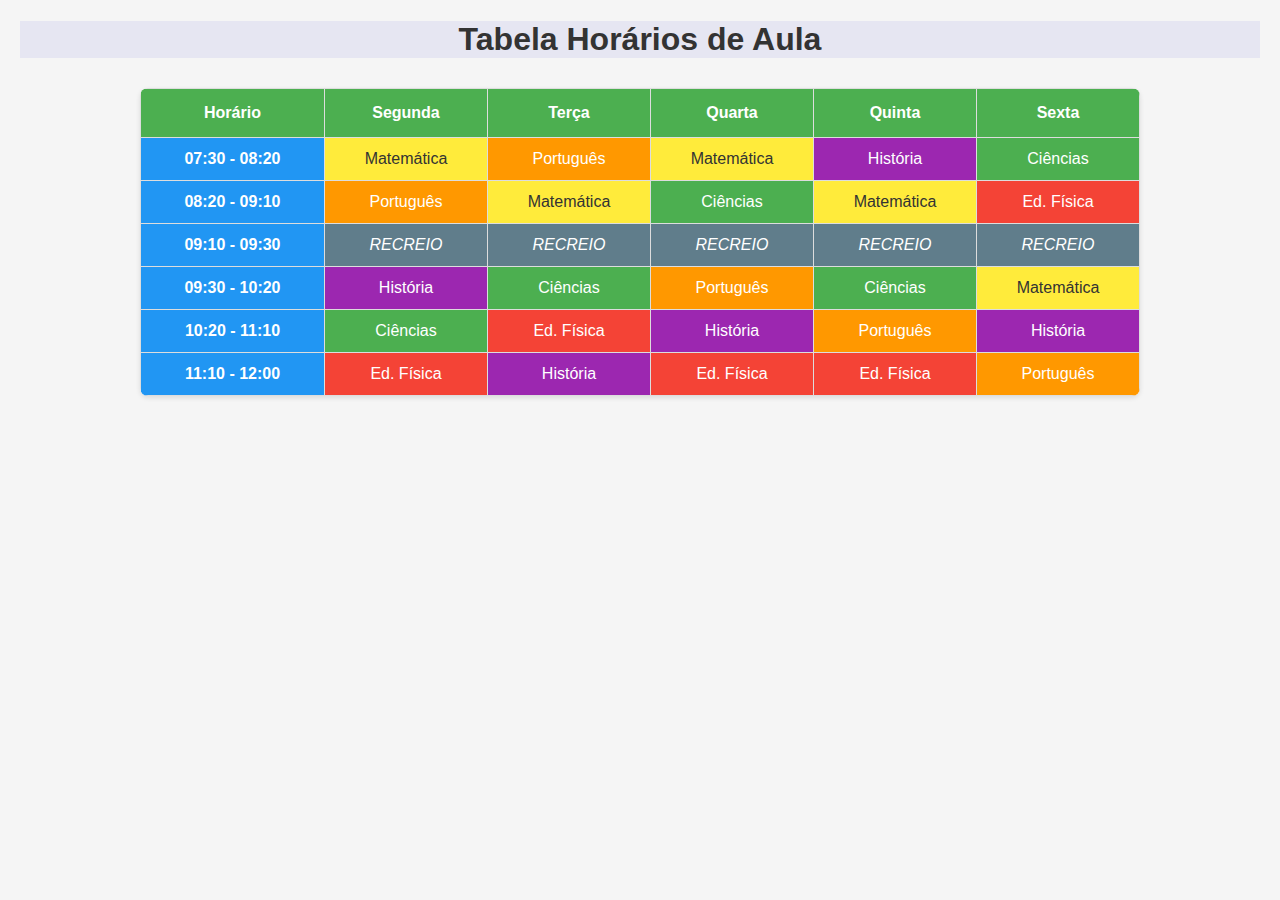
<file: 1 - Tabela de horarios/index.html>
<!DOCTYPE html>
<html lang="pt-br">

<head>
    <meta charset="UTF-8">
    <meta name="viewport" content="width=device-width, initial-scale=1.0">
    <title>Minha Tabela de Horários</title>
    <link rel="stylesheet" href="estilo.css">
</head>

<body>
    <h1 style="background-color: rgba(192, 192, 233, 0.281);">Tabela Horários de Aula</h1>

    <table>
        <thead>
            <tr>
                <th>Horário</th>
                <th>Segunda</th>
                <th>Terça</th>
                <th>Quarta</th>
                <th>Quinta</th>
                <th>Sexta</th>
            </tr>
        </thead>
        <tbody>
            <tr>
                <td class="horario">07:30 - 08:20</td>
                <td class="matematica">Matemática</td>
                <td class="portugues">Português</td>
                <td class="matematica">Matemática</td>
                <td class="historia">História</td>
                <td class="ciencias">Ciências</td>
            </tr>
            <tr>
                <td class="horario">08:20 - 09:10</td>
                <td class="portugues">Português</td>
                <td class="matematica">Matemática</td>
                <td class="ciencias">Ciências</td>
                <td class="matematica">Matemática</td>
                <td class="educacao-fisica">Ed. Física</td>
            </tr>
            <tr>
                <td class="horario">09:10 - 09:30</td>
                <td class="recreio">RECREIO</td>
                <td class="recreio">RECREIO</td>
                <td class="recreio">RECREIO</td>
                <td class="recreio">RECREIO</td>
                <td class="recreio">RECREIO</td>
            </tr>
            <tr>
                <td class="horario">09:30 - 10:20</td>
                <td class="historia">História</td>
                <td class="ciencias">Ciências</td>
                <td class="portugues">Português</td>
                <td class="ciencias">Ciências</td>
                <td class="matematica">Matemática</td>
            </tr>
            <tr>
                <td class="horario">10:20 - 11:10</td>
                <td class="ciencias">Ciências</td>
                <td class="educacao-fisica">Ed. Física</td>
                <td class="historia">História</td>
                <td class="portugues">Português</td>
                <td class="historia">História</td>
            </tr>
            <tr>
                <td class="horario">11:10 - 12:00</td>
                <td class="educacao-fisica">Ed. Física</td>
                <td class="historia">História</td>
                <td class="educacao-fisica">Ed. Física</td>
                <td class="educacao-fisica">Ed. Física</td>
                <td class="portugues">Português</td>
            </tr>
        </tbody>
    </table>
</body>

</html>
</file>
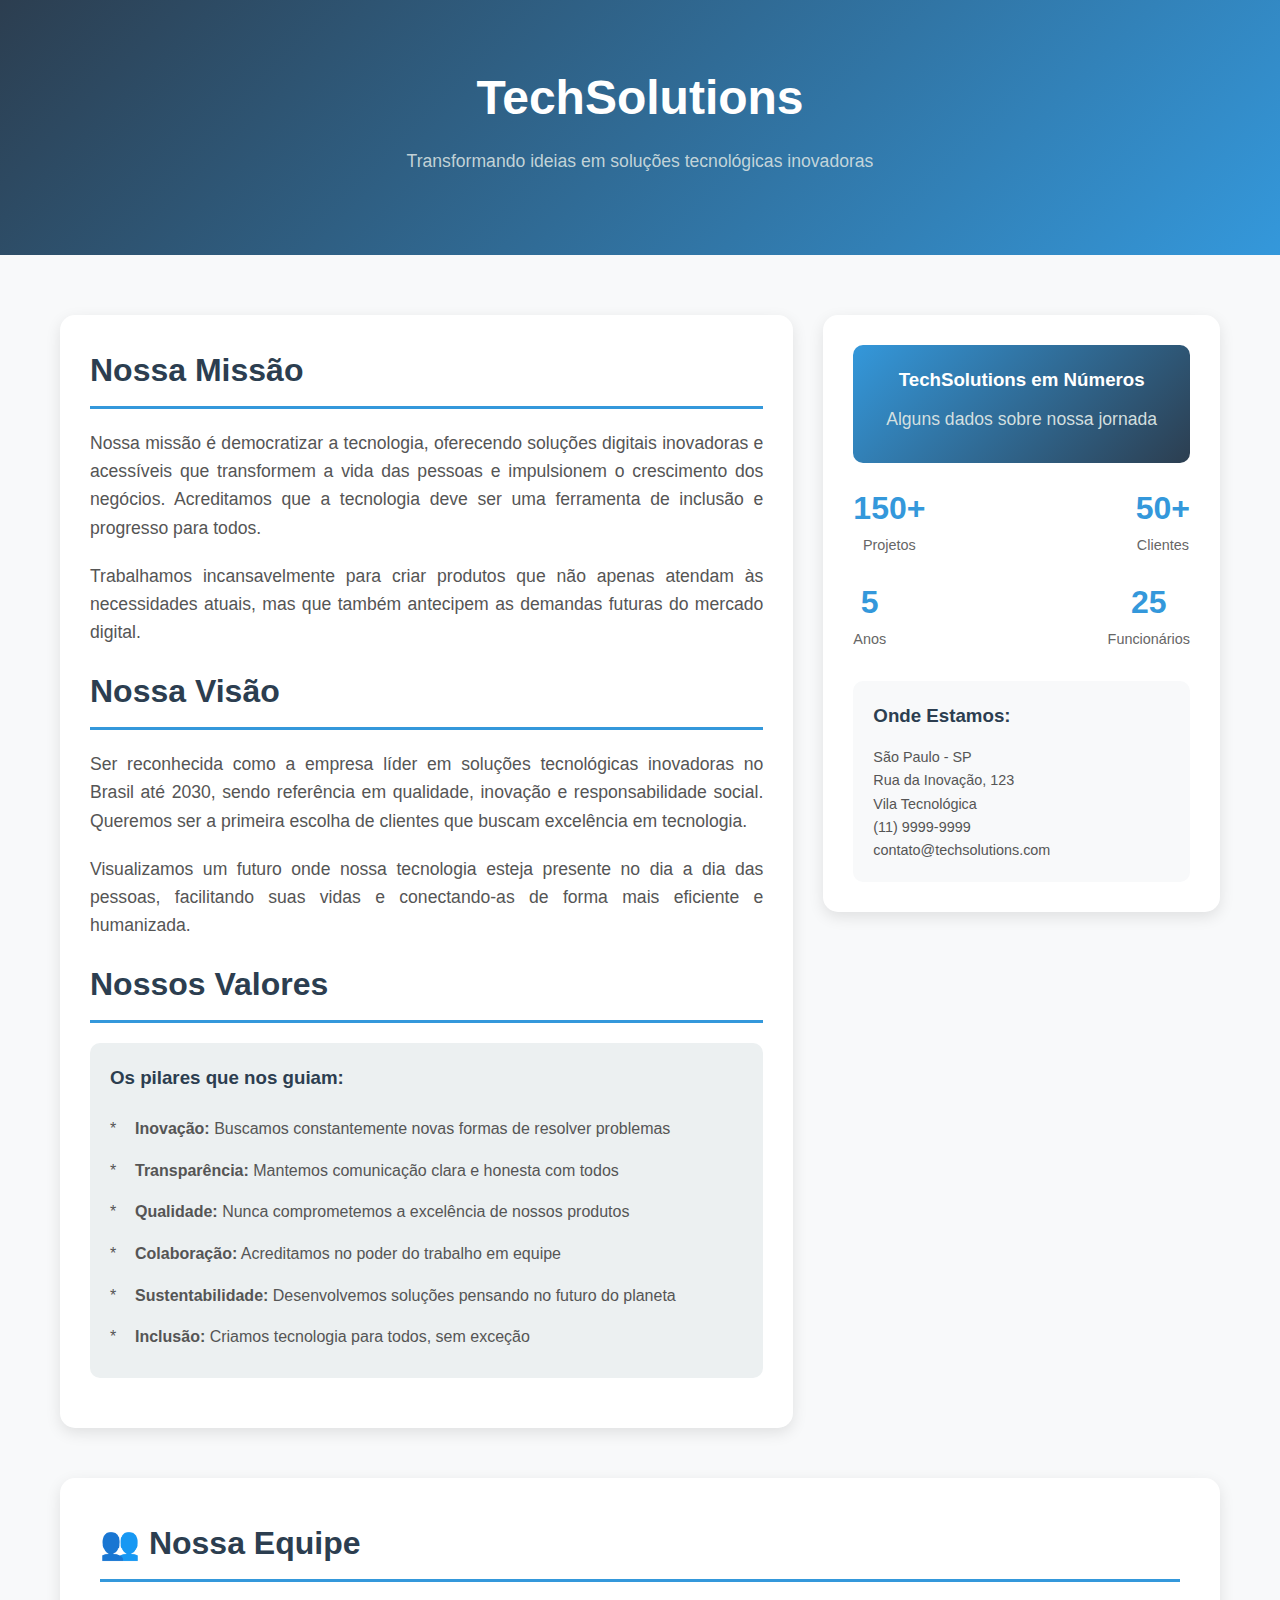
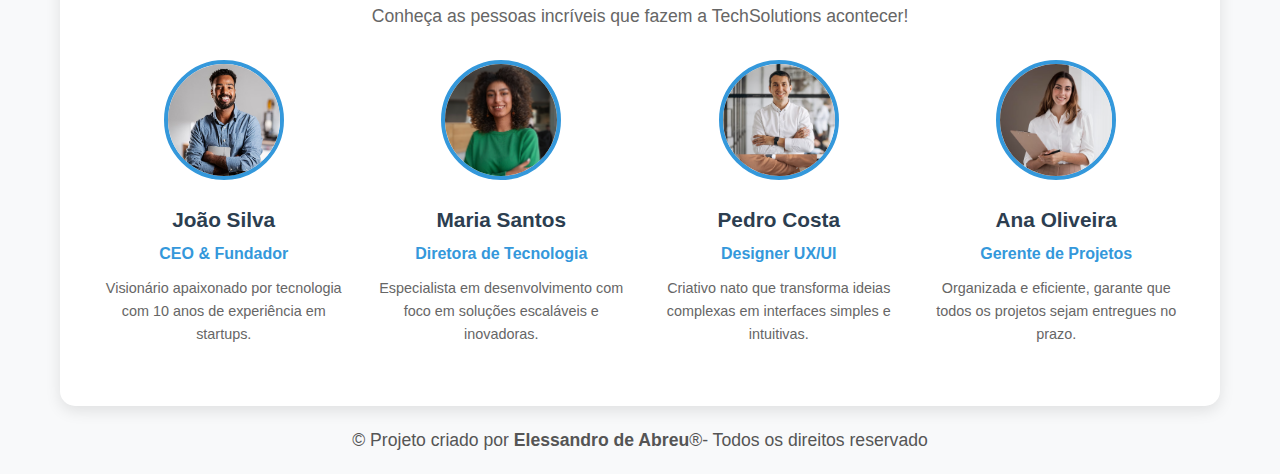
<file: 3 - Sobre nos empresa ficticia/index.html>
<!DOCTYPE html>
<html lang="pt-br">

<head>
    <meta charset="UTF-8">
    <meta name="viewport" content="width=device-width, initial-scale=1.0">
    <title>Sobre Nós - TechSolutions</title>
    <link rel="stylesheet" href="estilo.css">

</head>

<body>
    <header>
        <h1>TechSolutions</h1>
        <p>Transformando ideias em soluções tecnológicas inovadoras</p>
    </header>

    <div class="container">
        <div class="content-wrapper">
            <main>
                <section>
                    <h2> Nossa Missão</h2>
                    <p>
                        Nossa missão é democratizar a tecnologia, oferecendo soluções digitais inovadoras e acessíveis
                        que transformem a vida das pessoas e impulsionem o crescimento dos negócios. Acreditamos que
                        a tecnologia deve ser uma ferramenta de inclusão e progresso para todos.
                    </p>
                    <p>
                        Trabalhamos incansavelmente para criar produtos que não apenas atendam às necessidades atuais,
                        mas que também antecipem as demandas futuras do mercado digital.
                    </p>
                </section>

                <section>
                    <h2> Nossa Visão</h2>
                    <p>
                        Ser reconhecida como a empresa líder em soluções tecnológicas inovadoras no Brasil até 2030,
                        sendo referência em qualidade, inovação e responsabilidade social. Queremos ser a primeira
                        escolha de clientes que buscam excelência em tecnologia.
                    </p>
                    <p>
                        Visualizamos um futuro onde nossa tecnologia esteja presente no dia a dia das pessoas,
                        facilitando suas vidas e conectando-as de forma mais eficiente e humanizada.
                    </p>
                </section>

                <section>
                    <h2> Nossos Valores</h2>
                    <div class="valores-lista">
                        <h3>Os pilares que nos guiam:</h3>
                        <ul>
                            <li><strong>Inovação:</strong> Buscamos constantemente novas formas de resolver problemas
                            </li>
                            <li><strong>Transparência:</strong> Mantemos comunicação clara e honesta com todos</li>
                            <li><strong>Qualidade:</strong> Nunca comprometemos a excelência de nossos produtos</li>
                            <li><strong>Colaboração:</strong> Acreditamos no poder do trabalho em equipe</li>
                            <li><strong>Sustentabilidade:</strong> Desenvolvemos soluções pensando no futuro do planeta
                            </li>
                            <li><strong>Inclusão:</strong> Criamos tecnologia para todos, sem exceção</li>
                        </ul>
                    </div>
                </section>
            </main>

            <aside>
                <div class="info-box">
                    <h3> TechSolutions em Números</h3>
                    <p>Alguns dados sobre nossa jornada</p>
                </div>

                <div class="estatisticas">
                    <div class="stat">
                        <div class="stat-numero">150+</div>
                        <div class="stat-label">Projetos</div>
                    </div>
                    <div class="stat">
                        <div class="stat-numero">50+</div>
                        <div class="stat-label">Clientes</div>
                    </div>
                </div>

                <div class="estatisticas">
                    <div class="stat">
                        <div class="stat-numero">5</div>
                        <div class="stat-label">Anos</div>
                    </div>
                    <div class="stat">
                        <div class="stat-numero">25</div>
                        <div class="stat-label">Funcionários</div>
                    </div>
                </div>

                <div style="margin-top: 30px; padding: 20px; background: #f8f9fa; border-radius: 10px;">
                    <h3 style="color: #2c3e50; margin-bottom: 15px;"> Onde Estamos:</h3>
                    <p style="margin: 0; font-size: 0.9em;">
                        São Paulo - SP<br>
                        Rua da Inovação, 123<br>
                        Vila Tecnológica<br>
                        (11) 9999-9999<br>
                        contato@techsolutions.com
                    </p>
                </div>
            </aside>
        </div>

        <section class="equipe-section">
            <h2>👥 Nossa Equipe</h2>
            <p style="text-align: center; font-size: 1.1em; color: #666; margin-bottom: 20px;">
                Conheça as pessoas incríveis que fazem a TechSolutions acontecer!
            </p>

            <div class="equipe-container">
                <div class="membro-equipe">
                    <img src="img/1.png" alt="João Silva" class="foto-membro">
                    <h4>João Silva</h4>
                    <div class="cargo">CEO & Fundador</div>
                    <p>Visionário apaixonado por tecnologia com 10 anos de experiência em startups.</p>
                </div>

                <div class="membro-equipe">
                    <img src="img/2.png" alt="Maria Santos" class="foto-membro">
                    <h4>Maria Santos</h4>
                    <div class="cargo">Diretora de Tecnologia</div>
                    <p>Especialista em desenvolvimento com foco em soluções escaláveis e inovadoras.</p>
                </div>

                <div class="membro-equipe">
                    <img src="img/3.png" alt="Pedro Costa" class="foto-membro">
                    <h4>Pedro Costa</h4>
                    <div class="cargo">Designer UX/UI</div>
                    <p>Criativo nato que transforma ideias complexas em interfaces simples e intuitivas.</p>
                </div>

                <div class="membro-equipe">
                    <img src="img/4.png" alt="Ana Oliveira" class="foto-membro">
                    <h4>Ana Oliveira</h4>
                    <div class="cargo">Gerente de Projetos</div>
                    <p>Organizada e eficiente, garante que todos os projetos sejam entregues no prazo.</p>
                </div>
            </div>
        </section>
    </div>
    <footer>
        <p style="text-align: center;">&copy; Projeto criado por <strong>Elessandro  de Abreu</strong>&reg;- Todos os direitos reservado</p>
    </footer>
</body>

</html>
</file>
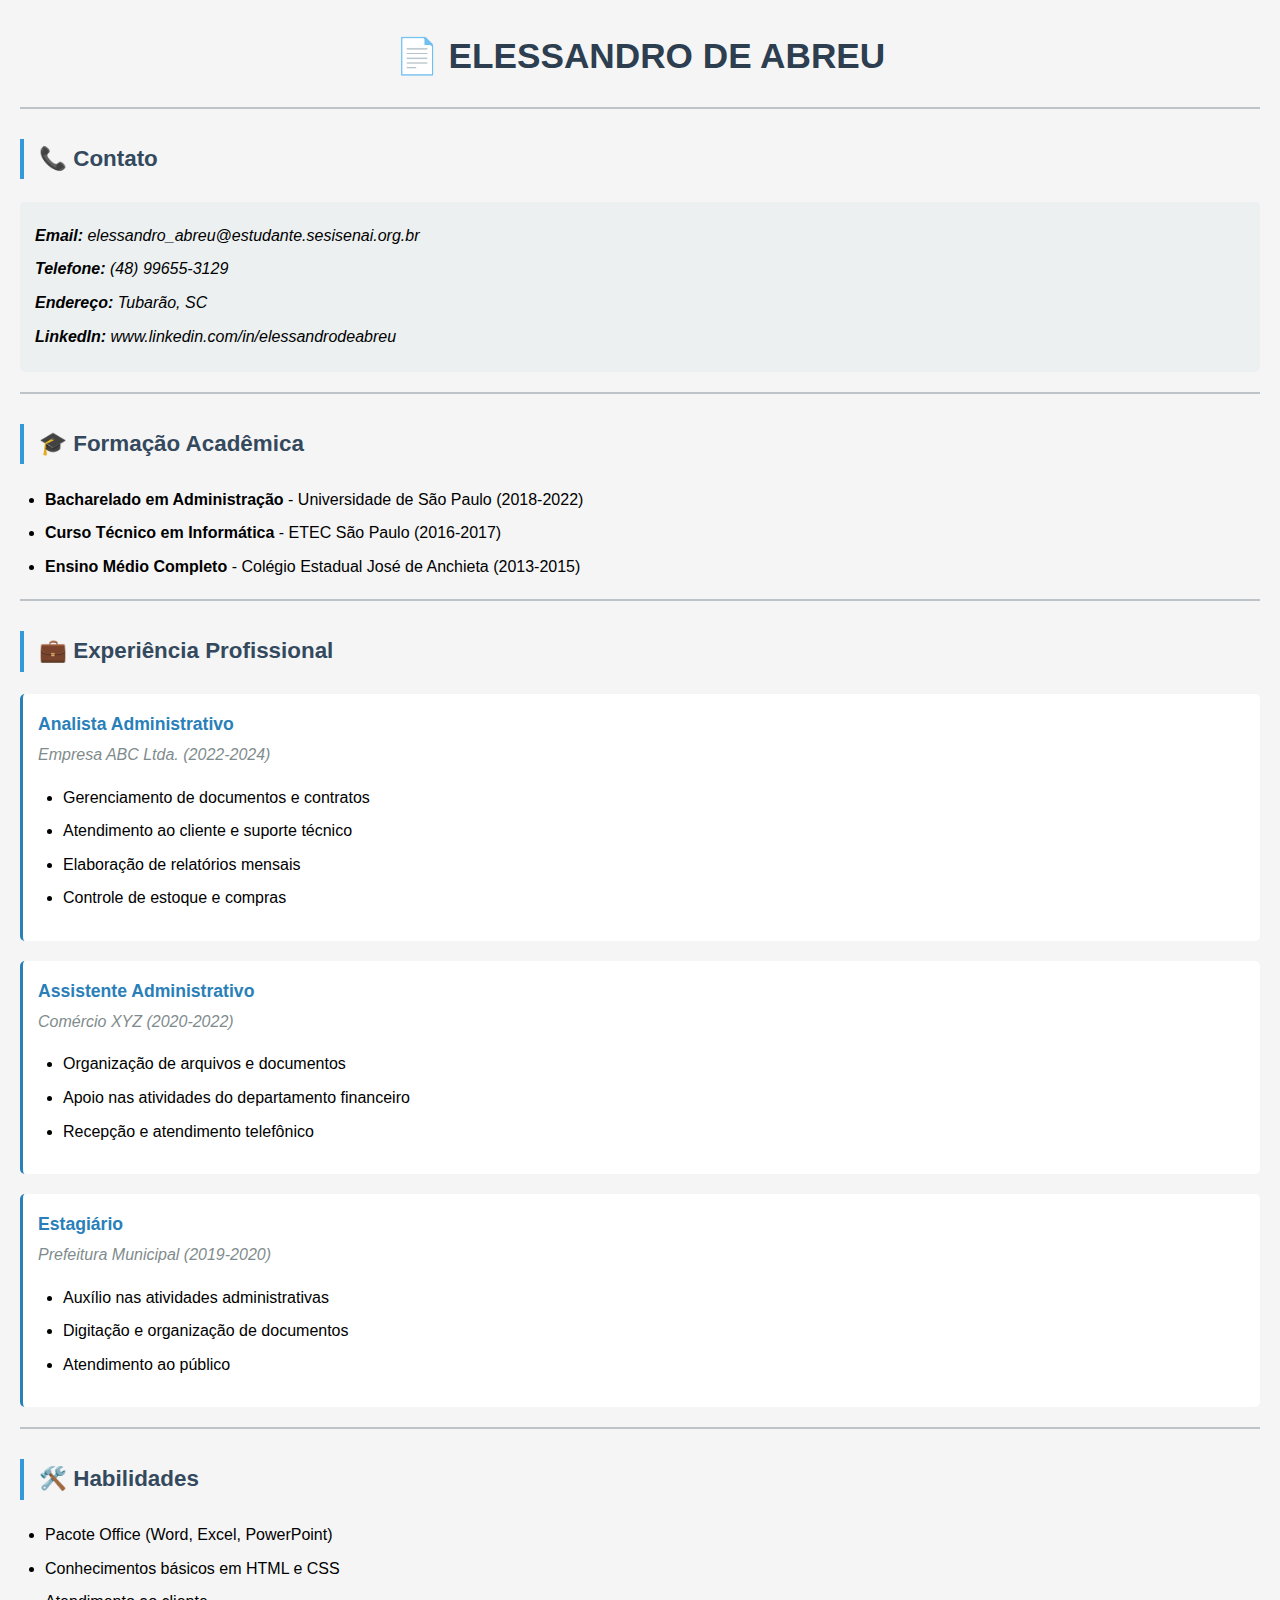
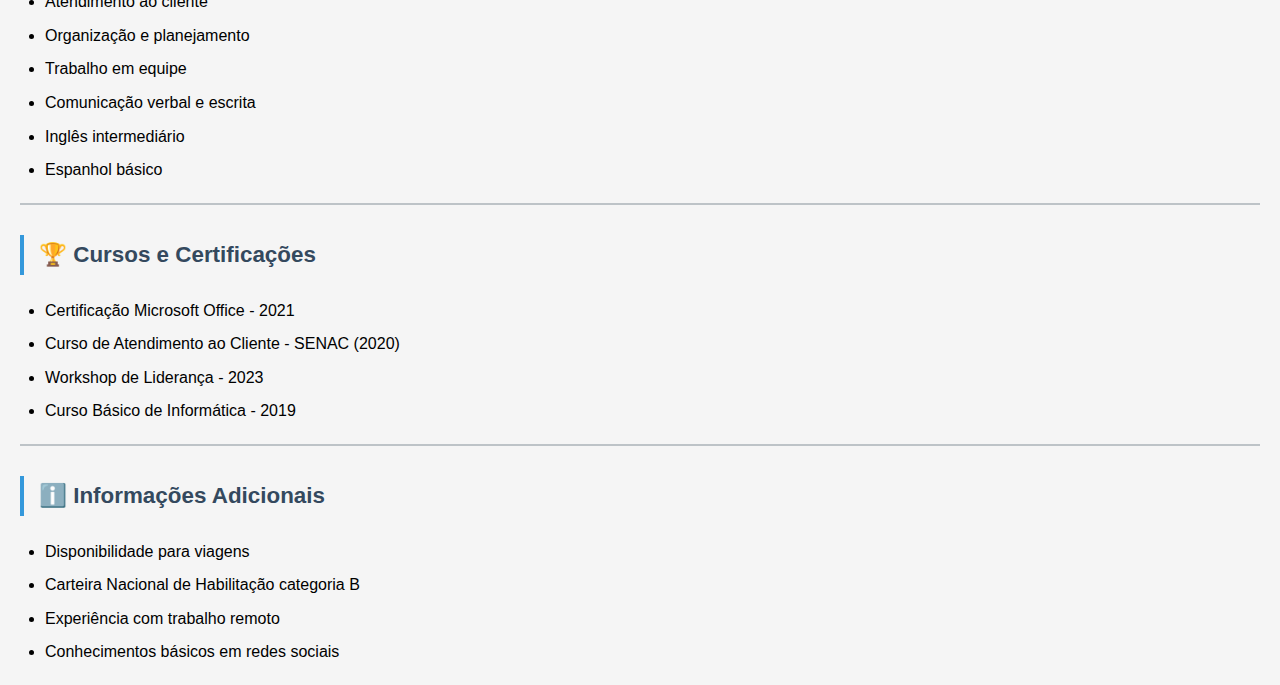
<file: 5 - Pagina Curriculo/index.html>
<!DOCTYPE html>
<html lang="pt-BR">
<head>
    <meta charset="UTF-8">
    <meta name="viewport" content="width=device-width, initial-scale=1.0">
    <title>Currículo - Elessandro de Abreu</title>
    <link rel="stylesheet" href="estilo.css">
</head>
<body>
    <h1>📄 ELESSANDRO DE ABREU</h1>
    
    <hr>
    
    <h3>📞 Contato</h3>
    <div class="contato">
        <p><strong>Email:</strong> elessandro_abreu@estudante.sesisenai.org.br</p>
        <p><strong>Telefone:</strong> (48) 99655-3129</p>
        <p><strong>Endereço:</strong> Tubarão, SC</p>
        <p><strong>LinkedIn:</strong> www.linkedin.com/in/elessandrodeabreu</p>
    </div>

    <hr>

    <h3>🎓 Formação Acadêmica</h3>
    <ul>
        <li><strong>Bacharelado em Administração</strong> - Universidade de São Paulo (2018-2022)</li>
        <li><strong>Curso Técnico em Informática</strong> - ETEC São Paulo (2016-2017)</li>
        <li><strong>Ensino Médio Completo</strong> - Colégio Estadual José de Anchieta (2013-2015)</li>
    </ul>

    <hr>

    <h3>💼 Experiência Profissional</h3>
    
    <div class="experiencia-item">
        <div class="cargo">Analista Administrativo</div>
        <div class="empresa">Empresa ABC Ltda. (2022-2024)</div>
        <ul>
            <li>Gerenciamento de documentos e contratos</li>
            <li>Atendimento ao cliente e suporte técnico</li>
            <li>Elaboração de relatórios mensais</li>
            <li>Controle de estoque e compras</li>
        </ul>
    </div>

    <div class="experiencia-item">
        <div class="cargo">Assistente Administrativo</div>
        <div class="empresa">Comércio XYZ (2020-2022)</div>
        <ul>
            <li>Organização de arquivos e documentos</li>
            <li>Apoio nas atividades do departamento financeiro</li>
            <li>Recepção e atendimento telefônico</li>
        </ul>
    </div>

    <div class="experiencia-item">
        <div class="cargo">Estagiário</div>
        <div class="empresa">Prefeitura Municipal (2019-2020)</div>
        <ul>
            <li>Auxílio nas atividades administrativas</li>
            <li>Digitação e organização de documentos</li>
            <li>Atendimento ao público</li>
        </ul>
    </div>

    <hr>

    <h3>🛠️ Habilidades</h3>
    <ul>
        <li>Pacote Office (Word, Excel, PowerPoint)</li>
        <li>Conhecimentos básicos em HTML e CSS</li>
        <li>Atendimento ao cliente</li>
        <li>Organização e planejamento</li>
        <li>Trabalho em equipe</li>
        <li>Comunicação verbal e escrita</li>
        <li>Inglês intermediário</li>
        <li>Espanhol básico</li>
    </ul>

    <hr>

    <h3>🏆 Cursos e Certificações</h3>
    <ul>
        <li>Certificação Microsoft Office - 2021</li>
        <li>Curso de Atendimento ao Cliente - SENAC (2020)</li>
        <li>Workshop de Liderança - 2023</li>
        <li>Curso Básico de Informática - 2019</li>
    </ul>

    <hr>

    <h3>ℹ️ Informações Adicionais</h3>
    <ul>
        <li>Disponibilidade para viagens</li>
        <li>Carteira Nacional de Habilitação categoria B</li>
        <li>Experiência com trabalho remoto</li>
        <li>Conhecimentos básicos em redes sociais</li>
    </ul>

</body>
</html>
</file>
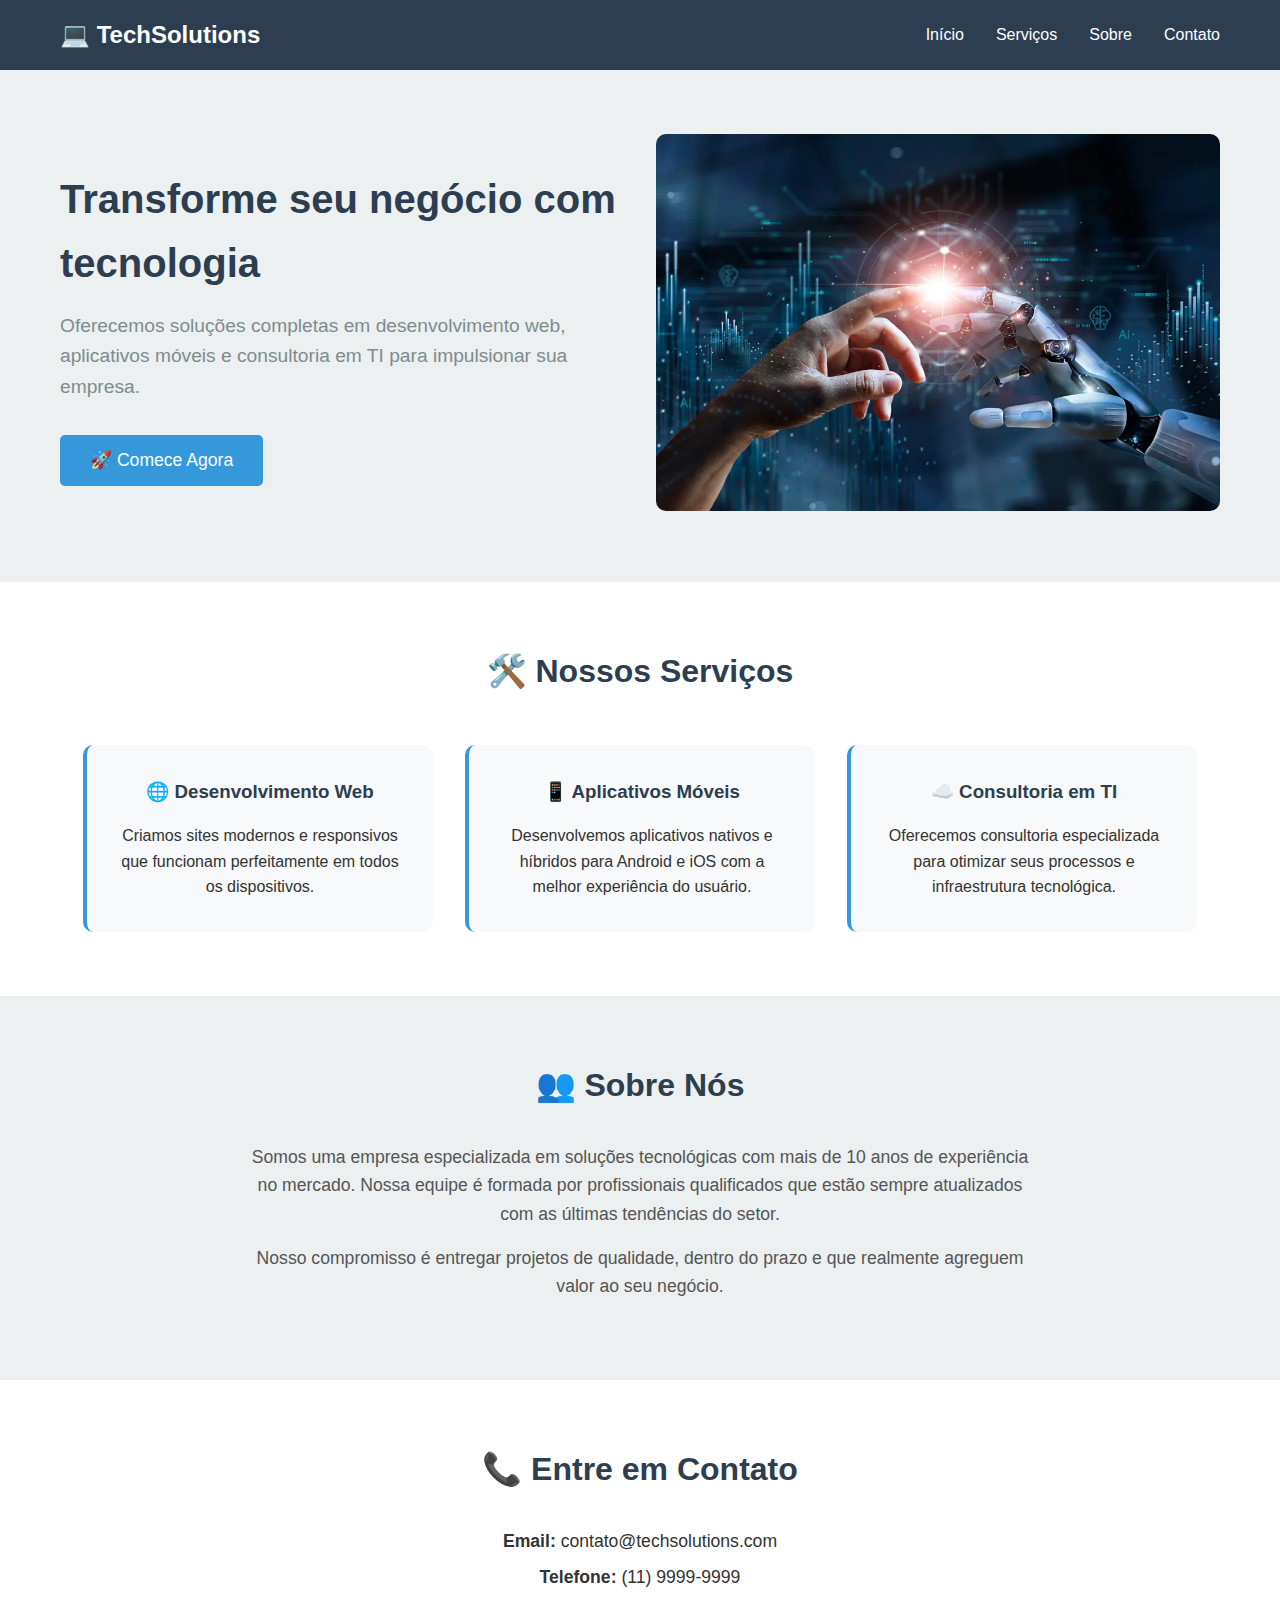
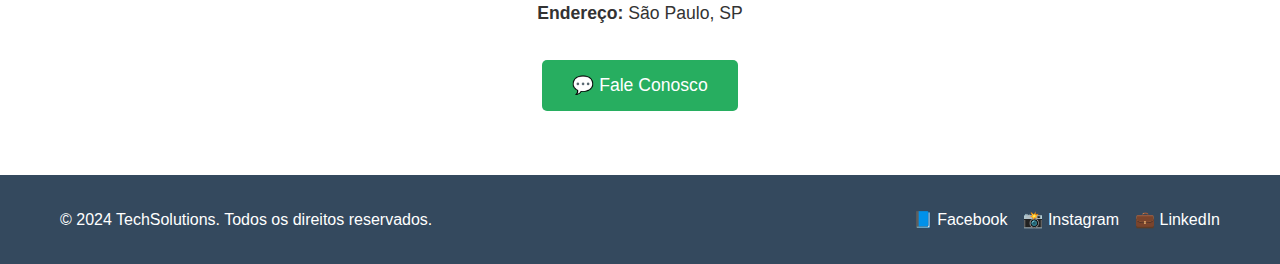
<file: 6 - Landing page/index.html>
<!DOCTYPE html>
<html lang="pt-BR">
<head>
    <meta charset="UTF-8">
    <meta name="viewport" content="width=device-width, initial-scale=1.0">
    <title>TechSolutions - Soluções em Tecnologia</title>
    <link rel="stylesheet" href="estilo.css">
</head>
<body>
    <header>
        <div class="container">
            <div class="logo">
                <h1>💻 TechSolutions</h1>
            </div>
            <nav>
                <ul class="menu">
                    <li><a href="#home">Início</a></li>
                    <li><a href="#servicos">Serviços</a></li>
                    <li><a href="#sobre">Sobre</a></li>
                    <li><a href="#contato">Contato</a></li>
                </ul>
            </nav>
        </div>
    </header>

    <section id="home" class="hero">
        <div class="container">
            <div class="hero-content">
                <div class="hero-text">
                    <h2>Transforme seu negócio com tecnologia</h2>
                    <p>Oferecemos soluções completas em desenvolvimento web, aplicativos móveis e consultoria em TI para impulsionar sua empresa.</p>
                    <button class="btn-cta">🚀 Comece Agora</button>
                </div>
                <div class="hero-image">
                    <img src="image.png" alt="Imagem de tecnologia">
                </div>
            </div>
        </div>
    </section>

    <section id="servicos" class="services">
        <div class="container">
            <h2>🛠️ Nossos Serviços</h2>
            <div class="services-grid">
                <div class="service-card">
                    <h3>🌐 Desenvolvimento Web</h3>
                    <p>Criamos sites modernos e responsivos que funcionam perfeitamente em todos os dispositivos.</p>
                </div>
                <div class="service-card">
                    <h3>📱 Aplicativos Móveis</h3>
                    <p>Desenvolvemos aplicativos nativos e híbridos para Android e iOS com a melhor experiência do usuário.</p>
                </div>
                <div class="service-card">
                    <h3>☁️ Consultoria em TI</h3>
                    <p>Oferecemos consultoria especializada para otimizar seus processos e infraestrutura tecnológica.</p>
                </div>
            </div>
        </div>
    </section>

    <section id="sobre" class="about">
        <div class="container">
            <h2>👥 Sobre Nós</h2>
            <div class="about-content">
                <p>Somos uma empresa especializada em soluções tecnológicas com mais de 10 anos de experiência no mercado. Nossa equipe é formada por profissionais qualificados que estão sempre atualizados com as últimas tendências do setor.</p>
                <p>Nosso compromisso é entregar projetos de qualidade, dentro do prazo e que realmente agreguem valor ao seu negócio.</p>
            </div>
        </div>
    </section>

    <section id="contato" class="contact">
        <div class="container">
            <h2>📞 Entre em Contato</h2>
            <div class="contact-info">
                <p><strong>Email:</strong> contato@techsolutions.com</p>
                <p><strong>Telefone:</strong> (11) 9999-9999</p>
                <p><strong>Endereço:</strong> São Paulo, SP</p>
            </div>
            <button class="btn-contact">💬 Fale Conosco</button>
        </div>
    </section>

    <footer>
        <div class="container">
            <p>&copy; 2024 TechSolutions. Todos os direitos reservados.</p>
            <div class="social-links">
                <span>📘 Facebook</span>
                <span>📸 Instagram</span>
                <span>💼 LinkedIn</span>
            </div>
        </div>
    </footer>
</body>
</html>
</file>
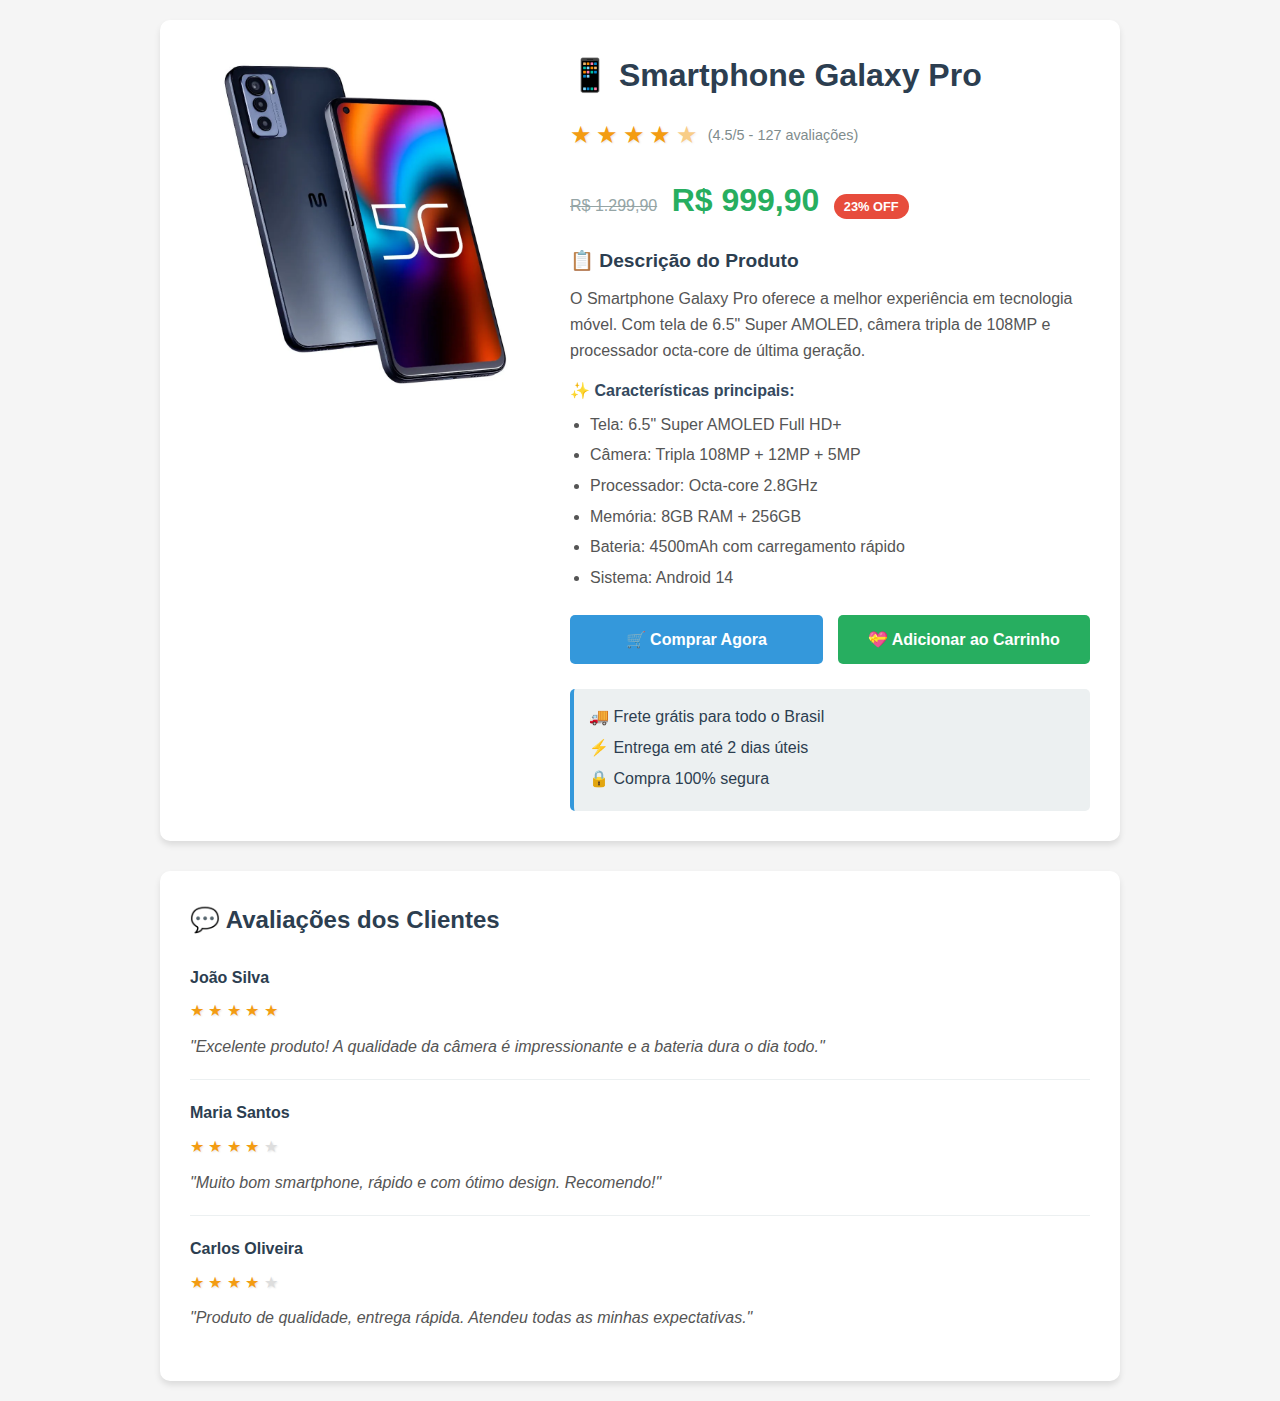
<file: 7 - Página de Produto com Avaliação Visual/index.html>
<!DOCTYPE html>
<html lang="pt-BR">
<head>
    <meta charset="UTF-8">
    <meta name="viewport" content="width=device-width, initial-scale=1.0">
    <title>Smartphone Galaxy Pro - Loja TechStore</title>
    <link rel="stylesheet" href="estilo.css">
</head>
<body>
    <div class="container">
        <div class="product-card">
            <div class="product-image">
                <img src="image.png" alt="Smartphone Galaxy Pro">
            </div>
            
            <div class="product-info">
                <h1 class="product-name">📱 Smartphone Galaxy Pro</h1>
                
                <div class="product-rating">
                    <div class="stars">
                        <span class="star">★</span>
                        <span class="star">★</span>
                        <span class="star">★</span>
                        <span class="star">★</span>
                        <span class="star">★</span>
                    </div>
                    <span class="rating-text">(4.5/5 - 127 avaliações)</span>
                </div>
                
                <div class="product-price">
                    <span class="old-price">R$ 1.299,90</span>
                    <span class="current-price">R$ 999,90</span>
                    <span class="discount">23% OFF</span>
                </div>
                
                <div class="product-description">
                    <h3>📋 Descrição do Produto</h3>
                    <p>O Smartphone Galaxy Pro oferece a melhor experiência em tecnologia móvel. Com tela de 6.5" Super AMOLED, câmera tripla de 108MP e processador octa-core de última geração.</p>
                    
                    <h4>✨ Características principais:</h4>
                    <ul>
                        <li>Tela: 6.5" Super AMOLED Full HD+</li>
                        <li>Câmera: Tripla 108MP + 12MP + 5MP</li>
                        <li>Processador: Octa-core 2.8GHz</li>
                        <li>Memória: 8GB RAM + 256GB</li>
                        <li>Bateria: 4500mAh com carregamento rápido</li>
                        <li>Sistema: Android 14</li>
                    </ul>
                </div>
                
                <div class="product-actions">
                    <button class="btn-buy">🛒 Comprar Agora</button>
                    <button class="btn-cart">💝 Adicionar ao Carrinho</button>
                </div>
                
                <div class="shipping-info">
                    <p>🚚 Frete grátis para todo o Brasil</p>
                    <p>⚡ Entrega em até 2 dias úteis</p>
                    <p>🔒 Compra 100% segura</p>
                </div>
            </div>
        </div>
        
        <div class="reviews-section">
            <h2>💬 Avaliações dos Clientes</h2>
            
            <div class="review-item">
                <div class="reviewer-name">João Silva</div>
                <div class="review-stars">
                    <span class="star filled">★</span>
                    <span class="star filled">★</span>
                    <span class="star filled">★</span>
                    <span class="star filled">★</span>
                    <span class="star filled">★</span>
                </div>
                <p>"Excelente produto! A qualidade da câmera é impressionante e a bateria dura o dia todo."</p>
            </div>
            
            <div class="review-item">
                <div class="reviewer-name">Maria Santos</div>
                <div class="review-stars">
                    <span class="star filled">★</span>
                    <span class="star filled">★</span>
                    <span class="star filled">★</span>
                    <span class="star filled">★</span>
                    <span class="star">★</span>
                </div>
                <p>"Muito bom smartphone, rápido e com ótimo design. Recomendo!"</p>
            </div>
            
            <div class="review-item">
                <div class="reviewer-name">Carlos Oliveira</div>
                <div class="review-stars">
                    <span class="star filled">★</span>
                    <span class="star filled">★</span>
                    <span class="star filled">★</span>
                    <span class="star filled">★</span>
                    <span class="star">★</span>
                </div>
                <p>"Produto de qualidade, entrega rápida. Atendeu todas as minhas expectativas."</p>
            </div>
        </div>
    </div>
</body>
</html>
</file>
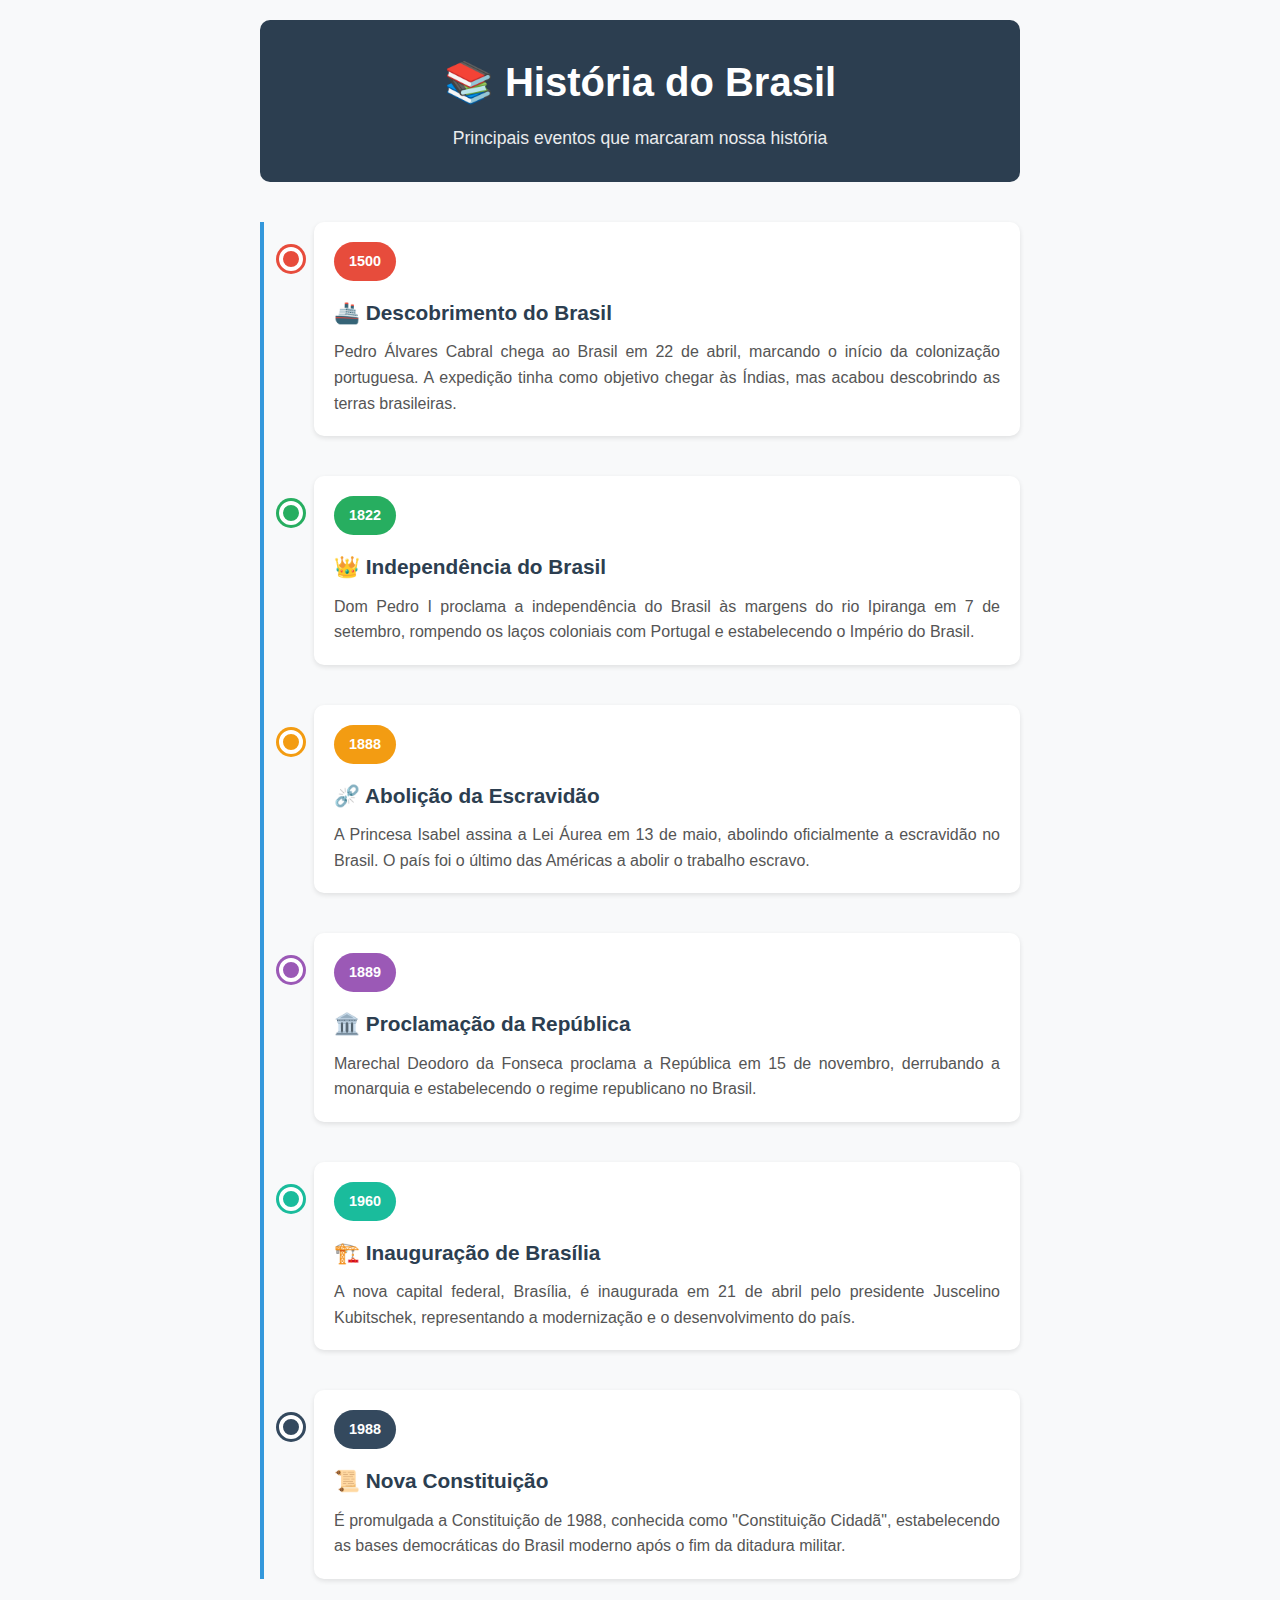
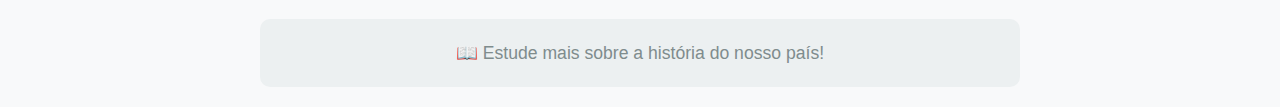
<file: 8 - Linha do tempo de Eventos/index.html>
<!DOCTYPE html>
<html lang="pt-BR">
<head>
    <meta charset="UTF-8">
    <meta name="viewport" content="width=device-width, initial-scale=1.0">
    <title>Linha do Tempo - História do Brasil</title>
    <link rel="stylesheet" href="estilo.css">
</head>
<body>
    <div class="container">
        <header class="timeline-header">
            <h1>📚 História do Brasil</h1>
            <p>Principais eventos que marcaram nossa história</p>
        </header>

        <div class="timeline">
            <div class="timeline-item">
                <div class="timeline-date">1500</div>
                <div class="timeline-content">
                    <h3>🚢 Descobrimento do Brasil</h3>
                    <p>Pedro Álvares Cabral chega ao Brasil em 22 de abril, marcando o início da colonização portuguesa. A expedição tinha como objetivo chegar às Índias, mas acabou descobrindo as terras brasileiras.</p>
                </div>
            </div>

            <div class="timeline-item">
                <div class="timeline-date">1822</div>
                <div class="timeline-content">
                    <h3>👑 Independência do Brasil</h3>
                    <p>Dom Pedro I proclama a independência do Brasil às margens do rio Ipiranga em 7 de setembro, rompendo os laços coloniais com Portugal e estabelecendo o Império do Brasil.</p>
                </div>
            </div>

            <div class="timeline-item">
                <div class="timeline-date">1888</div>
                <div class="timeline-content">
                    <h3>⛓️‍💥 Abolição da Escravidão</h3>
                    <p>A Princesa Isabel assina a Lei Áurea em 13 de maio, abolindo oficialmente a escravidão no Brasil. O país foi o último das Américas a abolir o trabalho escravo.</p>
                </div>
            </div>

            <div class="timeline-item">
                <div class="timeline-date">1889</div>
                <div class="timeline-content">
                    <h3>🏛️ Proclamação da República</h3>
                    <p>Marechal Deodoro da Fonseca proclama a República em 15 de novembro, derrubando a monarquia e estabelecendo o regime republicano no Brasil.</p>
                </div>
            </div>

            <div class="timeline-item">
                <div class="timeline-date">1960</div>
                <div class="timeline-content">
                    <h3>🏗️ Inauguração de Brasília</h3>
                    <p>A nova capital federal, Brasília, é inaugurada em 21 de abril pelo presidente Juscelino Kubitschek, representando a modernização e o desenvolvimento do país.</p>
                </div>
            </div>

            <div class="timeline-item">
                <div class="timeline-date">1988</div>
                <div class="timeline-content">
                    <h3>📜 Nova Constituição</h3>
                    <p>É promulgada a Constituição de 1988, conhecida como "Constituição Cidadã", estabelecendo as bases democráticas do Brasil moderno após o fim da ditadura militar.</p>
                </div>
            </div>
        </div>

        <footer class="timeline-footer">
            <p>📖 Estude mais sobre a história do nosso país!</p>
        </footer>
    </div>
</body>
</html>
</file>
<file: 1 - Tabela de horarios/estilo.css>
body {
            font-family: Arial, sans-serif;
            margin: 20px;
            background-color: #f5f5f5;
        }

        h1 {
        
            text-align: center;
            color: #333;
            margin-bottom: 30px;
        }

        table {
            width: 100%;
            max-width: 1000px;
            margin: 0 auto;
            border-collapse: collapse;
            background-color: rgb(255, 255, 255);
            box-shadow: 0 2px 5px rgba(0,0,0,0.1);
            border-radius: 8px;
            overflow: hidden;
        }

        thead {
            background-color: #4CAF50;
            color: white;
        }

        th {
            padding: 15px 10px;
            text-align: center;
            font-weight: bold;
            border: 1px solid #ddd;
        }

        td {
            padding: 12px 10px;
            text-align: center;
            border: 1px solid #ddd;
        }

        
        tbody tr:nth-child(odd) {
            background-color: #f9f9f9;
        }

        tbody tr:nth-child(even) {
            background-color: white;
        }

   
        tbody tr:hover {
            background-color: #e8f5e8 ;
            cursor: pointer;
            transform: scale(1.01);
   
        }

       
        .horario {
            background-color: #2196F3;
            color: white;
            font-weight: bold;
        }

        tbody tr:hover .horario {
            background-color: #1976D2 ;
        }

     
        .matematica {
            background-color: #ffeb3b;
            color: #333;
        }

        .portugues {
            background-color: #ff9800;
            color: white;
        }

        .historia {
            background-color: #9c27b0;
            color: white;
        }

        .ciencias {
            background-color: #4caf50;
            color: white;
        }

        .educacao-fisica {
            background-color: #f44336;
            color: white;
        }

        .recreio {
            background-color: #607d8b;
            color: white;
            font-style: italic;
        }
</file>
<file: 3 - Sobre nos empresa ficticia/estilo.css>
* {
      margin: 0;
      padding: 0;
      box-sizing: border-box;
  }

  body {
      font-family: 'Arial', sans-serif;
      line-height: 1.6;
      color: #333;
      background-color: #f8f9fa;
  }

  .container {
      max-width: 1200px;
      margin: 0 auto;
      padding: 20px;
  }

  header {
      background: linear-gradient(135deg, #2c3e50, #3498db);
      color: white;
      text-align: center;
      padding: 60px 0;
      margin-bottom: 40px;
  }

  header h1 {
      font-size: 3em;
      margin-bottom: 10px;
  }

  header p {
      font-size: 1.2em;
      opacity: 0.9;
      font-size: 1.1em;
      margin-bottom: 20px;
      text-align: center;
      color: #d9e2e2f8;
  }

  .content-wrapper {
      display: flex;
      gap: 30px;
      margin-bottom: 50px;
  }

  main {
      flex: 2;
      background: white;
      padding: 30px;
      border-radius: 15px;
      box-shadow: 0 5px 15px rgba(0, 0, 0, 0.1);
  }

  aside {
      flex: 1;
      background: white;
      padding: 30px;
      border-radius: 15px;
      box-shadow: 0 5px 15px rgba(0, 0, 0, 0.1);
      height: fit-content;
  }

  h2 {
      color: #2c3e50;
      font-size: 2em;
      margin-bottom: 20px;
      border-bottom: 3px solid #3498db;
      padding-bottom: 10px;
  }

  
    
  p {
      font-size: 1.1em;
      margin-bottom: 20px;
      text-align: justify;
      color: #555;
  }

  .valores-lista {
      background: #ecf0f1;
      padding: 20px;
      border-radius: 10px;
      margin: 20px 0;
  }

  .valores-lista h3 {
      color: #2c3e50;
      margin-bottom: 15px;
  }

  .valores-lista ul {
      list-style: none;
  }

  .valores-lista li {
      padding: 8px 0;
      color: #555;
      position: relative;
      padding-left: 25px;
  }

  .valores-lista li:before {
      content: "*";
      position: absolute;
      left: 0;
  }

  .equipe-section {
      background: white;
      padding: 40px;
      border-radius: 15px;
      box-shadow: 0 5px 15px rgba(0, 0, 0, 0.1);
      margin-top: 30px;
  }

  .equipe-container {
      display: flex;
      justify-content: space-around;
      flex-wrap: wrap;
      gap: 30px;
      margin-top: 30px;
  }

  .membro-equipe {
      text-align: center;
      flex: 1;
      min-width: 200px;
      max-width: 250px;
  }

  .foto-membro {
      width: 120px;
      height: 120px;
      border-radius: 50%;
      object-fit: cover;
      border: 4px solid #3498db;
      margin-bottom: 15px;
      transition: transform 0.3s ease;
  }

  .foto-membro:hover {
      transform: scale(1.1);
      border-color: #e74c3c;
  }

  .membro-equipe h4 {
      color: #2c3e50;
      font-size: 1.3em;
      margin-bottom: 5px;
  }

  .cargo {
      color: #3498db;
      font-weight: bold;
      margin-bottom: 10px;
  }

  .membro-equipe p {
      font-size: 0.9em;
      color: #666;
      text-align: center;
  }

  .info-box {
      background: linear-gradient(135deg, #3498db, #2c3e50);
      color: white;
      padding: 20px;
      border-radius: 10px;
      margin-bottom: 20px;
      text-align: center;
  }

  .info-box h3 {
      margin-bottom: 10px;
      
  }

  .info-box p {
      margin-bottom: 10px;
      text-align: center;
      color: #d9e2e2f8;
  }

  .estatisticas {
      display: flex;
      justify-content: space-between;
      margin-top: 20px;
  }

  .stat {
      text-align: center;
  }

  .stat-numero {
      font-size: 2em;
      font-weight: bold;
      color: #3498db;
  }

  .stat-label {
      font-size: 0.9em;
      color: #666;
  }


  @media (max-width: 768px) {
      .content-wrapper {
          flex-direction: column;
      }

      .equipe-container {
          flex-direction: column;
          align-items: center;
      }

      header h1 {
          font-size: 2em;
      }
  }
</file>
<file: 5 - Pagina Curriculo/estilo.css>
body {
    font-family: Arial, sans-serif;
    margin: 20px;
    line-height: 1.8;
    background-color: #f5f5f5;
}

h1 {
    text-align: center;
    color: #2c3e50;
    font-size: 2.2em;
    margin-bottom: 20px;
}

h3 {
    color: #34495e;
    border-left: 4px solid #3498db;
    padding-left: 15px;
    margin-top: 30px;
    font-size: 1.4em;
}

hr {
    border: none;
    height: 2px;
    background-color: #bdc3c7;
    margin: 20px 0;
}

ul {
    margin: 15px 0;
    padding-left: 25px;
}

ul li {
    margin-bottom: 8px;
    line-height: 1.6;
}

.contato {
    font-style: italic;
    background-color: #ecf0f1;
    padding: 15px;
    border-radius: 5px;
    margin: 15px 0;
}

.contato p {
    margin: 5px 0;
}

.experiencia-item {
    margin-bottom: 20px;
    background-color: white;
    padding: 15px;
    border-radius: 5px;
    border-left: 3px solid #2980b9;
}

.cargo {
    font-weight: bold;
    color: #2980b9;
    font-size: 1.1em;
}

.empresa {
    font-style: italic;
    color: #7f8c8d;
    margin-bottom: 10px;
}
</file>
<file: 6 - Landing page/estilo.css>
* {
    margin: 0;
    padding: 0;
    box-sizing: border-box;
}

body {
    font-family: Arial, sans-serif;
    line-height: 1.6;
    color: #333;
}

.container {
    max-width: 1200px;
    margin: 0 auto;
    padding: 0 20px;
}

/* Header */
header {
    background-color: #2c3e50;
    color: white;
    padding: 1rem 0;
    position: sticky;
    top: 0;
    z-index: 100;
}

header .container {
    display: flex;
    justify-content: space-between;
    align-items: center;
    flex-wrap: wrap;
}

.logo h1 {
    font-size: 1.5rem;
}

.menu {
    display: flex;
    list-style: none;
    gap: 2rem;
    flex-wrap: wrap;
}

.menu a {
    color: white;
    text-decoration: none;
    transition: color 0.3s;
}

.menu a:hover {
    color: #3498db;
}

/* Hero Section */
.hero {
    background-color: #ecf0f1;
    padding: 4rem 0;
}

.hero-content {
    display: flex;
    align-items: center;
    gap: 2rem;
    flex-wrap: wrap;
}

.hero-text {
    flex: 1;
    min-width: 300px;
}

.hero-text h2 {
    font-size: 2.5rem;
    color: #2c3e50;
    margin-bottom: 1rem;
}

.hero-text p {
    font-size: 1.2rem;
    margin-bottom: 2rem;
    color: #7f8c8d;
}

.btn-cta {
    background-color: #3498db;
    color: white;
    padding: 15px 30px;
    border: none;
    border-radius: 5px;
    font-size: 1.1rem;
    cursor: pointer;
    transition: background-color 0.3s;
}

.btn-cta:hover {
    background-color: #2980b9;
}

.hero-image {
    flex: 1;
    min-width: 300px;
    text-align: center;
}

.hero-image img {
    max-width: 100%;
    height: auto;
    border-radius: 10px;
}

/* Services Section */
.services {
    padding: 4rem 0;
    background-color: white;
}

.services h2 {
    text-align: center;
    font-size: 2rem;
    margin-bottom: 3rem;
    color: #2c3e50;
}

.services-grid {
    display: flex;
    gap: 2rem;
    flex-wrap: wrap;
    justify-content: center;
}

.service-card {
    background-color: #f8f9fa;
    padding: 2rem;
    border-radius: 10px;
    text-align: center;
    flex: 1;
    min-width: 250px;
    max-width: 350px;
    border-left: 4px solid #3498db;
}

.service-card h3 {
    color: #2c3e50;
    margin-bottom: 1rem;
}

/* About Section */
.about {
    padding: 4rem 0;
    background-color: #ecf0f1;
}

.about h2 {
    text-align: center;
    font-size: 2rem;
    margin-bottom: 2rem;
    color: #2c3e50;
}

.about-content {
    max-width: 800px;
    margin: 0 auto;
    text-align: center;
}

.about-content p {
    font-size: 1.1rem;
    margin-bottom: 1rem;
    color: #555;
}

/* Contact Section */
.contact {
    padding: 4rem 0;
    background-color: white;
    text-align: center;
}

.contact h2 {
    font-size: 2rem;
    margin-bottom: 2rem;
    color: #2c3e50;
}

.contact-info {
    margin-bottom: 2rem;
}

.contact-info p {
    font-size: 1.1rem;
    margin-bottom: 0.5rem;
}

.btn-contact {
    background-color: #27ae60;
    color: white;
    padding: 15px 30px;
    border: none;
    border-radius: 5px;
    font-size: 1.1rem;
    cursor: pointer;
    transition: background-color 0.3s;
}

.btn-contact:hover {
    background-color: #229954;
}

/* Footer */
footer {
    background-color: #34495e;
    color: white;
    padding: 2rem 0;
    text-align: center;
}

footer .container {
    display: flex;
    justify-content: space-between;
    align-items: center;
    flex-wrap: wrap;
    gap: 1rem;
}

.social-links {
    display: flex;
    gap: 1rem;
    flex-wrap: wrap;
}

.social-links span {
    cursor: pointer;
    transition: opacity 0.3s;
}

.social-links span:hover {
    opacity: 0.7;
}

/* Media Queries para Responsividade */

/* Tablets */
@media (max-width: 768px) {
    .hero-text h2 {
        font-size: 2rem;
    }
    
    .hero-text p {
        font-size: 1rem;
    }
    
    .hero-content {
        flex-direction: column;
        text-align: center;
    }
    
    .services-grid {
        flex-direction: column;
        align-items: center;
    }
    
    .menu {
        gap: 1rem;
    }
}

/* Mobile */
@media (max-width: 480px) {
    .container {
        padding: 0 15px;
    }
    
    header .container {
        flex-direction: column;
        gap: 1rem;
    }
    
    .menu {
        flex-direction: column;
        text-align: center;
        gap: 0.5rem;
    }
    
    .hero {
        padding: 2rem 0;
    }
    
    .hero-text h2 {
        font-size: 1.5rem;
    }
    
    .hero-image img {
        width: 100%;
        max-width: 300px;
    }
    
    .services,
    .about,
    .contact {
        padding: 2rem 0;
    }
    
    .services h2,
    .about h2,
    .contact h2 {
        font-size: 1.5rem;
    }
    
    .service-card {
        min-width: 100%;
        margin-bottom: 1rem;
    }
    
    footer .container {
        flex-direction: column;
        text-align: center;
    }
    
    .social-links {
        justify-content: center;
    }
}
</file>
<file: 7 - Página de Produto com Avaliação Visual/estilo.css>
* {
    margin: 0;
    padding: 0;
    box-sizing: border-box;
}

body {
    font-family: Arial, sans-serif;
    background-color: #f5f5f5;
    color: #333;
    line-height: 1.6;
}

.container {
    max-width: 1000px;
    margin: 0 auto;
    padding: 20px;
}

/* Card do Produto */
.product-card {
    background-color: white;
    border-radius: 10px;
    padding: 30px;
    box-shadow: 0 4px 6px rgba(0, 0, 0, 0.1);
    display: flex;
    gap: 30px;
    margin-bottom: 30px;
}

.product-image {
    flex: 1;
    max-width: 350px;
}

.product-image img {
    width: 100%;
    height: auto;
    border-radius: 8px;
}

.product-info {
    flex: 1;
    min-width: 400px;
}

.product-name {
    font-size: 2rem;
    color: #2c3e50;
    margin-bottom: 15px;
}

/* Sistema de Avaliação com Estrelas */
.product-rating {
    display: flex;
    align-items: center;
    gap: 10px;
    margin-bottom: 20px;
}

.stars {
    display: inline-block;
}

.star {
    display: inline-block;
    font-size: 1.5rem;
    color: #ddd;
    cursor: pointer;
    transition: color 0.3s ease;
    text-shadow: 1px 1px 2px rgba(0, 0, 0, 0.1);
}

/* Estrelas preenchidas por padrão (avaliação atual) */
.stars .star:nth-child(1),
.stars .star:nth-child(2),
.stars .star:nth-child(3),
.stars .star:nth-child(4) {
    color: #f39c12;
}

.stars .star:nth-child(5) {
    color: #f39c12;
    opacity: 0.5;
}

/* Efeito hover nas estrelas */
.stars:hover .star {
    color: #ddd;
}

.stars .star:hover {
    color: #f39c12;
    text-shadow: 2px 2px 4px rgba(243, 156, 18, 0.3);
    transform: scale(1.1);
    transition: all 0.2s ease;
}

.stars .star:hover ~ .star {
    color: #ddd;
}

.rating-text {
    color: #7f8c8d;
    font-size: 0.9rem;
}

/* Preços */
.product-price {
    margin-bottom: 20px;
}

.old-price {
    color: #95a5a6;
    text-decoration: line-through;
    font-size: 1rem;
    margin-right: 10px;
}

.current-price {
    color: #27ae60;
    font-size: 2rem;
    font-weight: bold;
    margin-right: 10px;
}

.discount {
    background-color: #e74c3c;
    color: white;
    padding: 5px 10px;
    border-radius: 15px;
    font-size: 0.8rem;
    font-weight: bold;
}

/* Descrição do Produto */
.product-description {
    margin-bottom: 25px;
}

.product-description h3 {
    color: #2c3e50;
    margin-bottom: 10px;
    font-size: 1.2rem;
}

.product-description h4 {
    color: #34495e;
    margin: 15px 0 8px 0;
    font-size: 1rem;
}

.product-description p {
    color: #555;
    margin-bottom: 15px;
}

.product-description ul {
    margin-left: 20px;
    color: #555;
}

.product-description li {
    margin-bottom: 5px;
}

/* Botões de Ação */
.product-actions {
    display: flex;
    gap: 15px;
    margin-bottom: 25px;
}

.btn-buy,
.btn-cart {
    padding: 15px 25px;
    border: none;
    border-radius: 5px;
    font-size: 1rem;
    font-weight: bold;
    cursor: pointer;
    transition: all 0.3s ease;
    flex: 1;
}

.btn-buy {
    background-color: #3498db;
    color: white;
}

.btn-buy:hover {
    background-color: #2980b9;
    text-shadow: 1px 1px 2px rgba(0, 0, 0, 0.2);
    transform: translateY(-2px);
}

.btn-cart {
    background-color: #27ae60;
    color: white;
}

.btn-cart:hover {
    background-color: #229954;
    text-shadow: 1px 1px 2px rgba(0, 0, 0, 0.2);
    transform: translateY(-2px);
}

/* Informações de Entrega */
.shipping-info {
    background-color: #ecf0f1;
    padding: 15px;
    border-radius: 5px;
    border-left: 4px solid #3498db;
}

.shipping-info p {
    margin-bottom: 5px;
    color: #2c3e50;
    font-weight: 500;
}

/* Seção de Avaliações */
.reviews-section {
    background-color: white;
    border-radius: 10px;
    padding: 30px;
    box-shadow: 0 4px 6px rgba(0, 0, 0, 0.1);
}

.reviews-section h2 {
    color: #2c3e50;
    margin-bottom: 25px;
    font-size: 1.5rem;
}

.review-item {
    border-bottom: 1px solid #ecf0f1;
    padding-bottom: 20px;
    margin-bottom: 20px;
}

.review-item:last-child {
    border-bottom: none;
    margin-bottom: 0;
}

.reviewer-name {
    font-weight: bold;
    color: #2c3e50;
    margin-bottom: 8px;
}

.review-stars {
    margin-bottom: 10px;
}

.review-stars .star {
    display: inline-block;
    font-size: 1rem;
    color: #ddd;
}

.review-stars .star.filled {
    color: #f39c12;
}

.review-item p {
    color: #555;
    font-style: italic;
}

/* Responsividade */
@media (max-width: 768px) {
    .product-card {
        flex-direction: column;
        padding: 20px;
    }
    
    .product-info {
        min-width: auto;
    }
    
    .product-name {
        font-size: 1.5rem;
    }
    
    .current-price {
        font-size: 1.5rem;
    }
    
    .product-actions {
        flex-direction: column;
    }
    
    .reviews-section {
        padding: 20px;
    }
}

@media (max-width: 480px) {
    .container {
        padding: 10px;
    }
    
    .product-card,
    .reviews-section {
        padding: 15px;
    }
    
    .product-name {
        font-size: 1.3rem;
    }
    
    .star {
        font-size: 1.3rem;
    }
}
</file>
<file: 8 - Linha do tempo de Eventos/estilo.css>
* {
    margin: 0;
    padding: 0;
    box-sizing: border-box;
}

body {
    font-family: Arial, sans-serif;
    background-color: #f8f9fa;
    color: #333;
    line-height: 1.6;
}

.container {
    max-width: 800px;
    margin: 0 auto;
    padding: 20px;
}

/* Cabeçalho da Timeline */
.timeline-header {
    text-align: center;
    margin-bottom: 40px;
    background-color: #2c3e50;
    color: white;
    padding: 30px;
    border-radius: 10px;
}

.timeline-header h1 {
    font-size: 2.5rem;
    margin-bottom: 10px;
}

.timeline-header p {
    font-size: 1.1rem;
    opacity: 0.9;
}

/* Container da Timeline */
.timeline {
    position: relative;
    margin: 40px 0;
    padding-left: 30px;
    border-left: 4px solid #3498db;
}

/* Item da Timeline */
.timeline-item {
    position: relative;
    margin-bottom: 40px;
    padding: 20px;
    background-color: white;
    border-radius: 10px;
    box-shadow: 0 2px 5px rgba(0, 0, 0, 0.1);
    margin-left: 20px;
}

/* Ponto da Timeline usando ::before */
.timeline-item::before {
    content: '';
    position: absolute;
    left: -35px;
    top: 25px;
    width: 16px;
    height: 16px;
    background-color: #3498db;
    border: 4px solid white;
    border-radius: 50%;
    box-shadow: 0 0 0 3px #3498db;
    z-index: 2;
}

/* Data do Evento */
.timeline-date {
    background-color: #e74c3c;
    color: white;
    display: inline-block;
    padding: 8px 15px;
    border-radius: 20px;
    font-weight: bold;
    font-size: 0.9rem;
    margin-bottom: 15px;
    position: relative;
    z-index: 1;
}

/* Conteúdo do Timeline */
.timeline-content h3 {
    color: #2c3e50;
    margin-bottom: 10px;
    font-size: 1.3rem;
}

.timeline-content p {
    color: #555;
    text-align: justify;
    margin-bottom: 0;
}

/* Efeitos de Hover */
.timeline-item:hover {
    transform: translateX(5px);
    transition: transform 0.3s ease;
    box-shadow: 0 4px 8px rgba(0, 0, 0, 0.15);
}

.timeline-item:hover::before {
    background-color: #e74c3c;
    box-shadow: 0 0 0 3px #e74c3c;
    transform: scale(1.2);
    transition: all 0.3s ease;
}

/* Cores alternadas para os pontos */
.timeline-item:nth-child(1)::before {
    background-color: #e74c3c;
    box-shadow: 0 0 0 3px #e74c3c;
}

.timeline-item:nth-child(2)::before {
    background-color: #27ae60;
    box-shadow: 0 0 0 3px #27ae60;
}

.timeline-item:nth-child(3)::before {
    background-color: #f39c12;
    box-shadow: 0 0 0 3px #f39c12;
}

.timeline-item:nth-child(4)::before {
    background-color: #9b59b6;
    box-shadow: 0 0 0 3px #9b59b6;
}

.timeline-item:nth-child(5)::before {
    background-color: #1abc9c;
    box-shadow: 0 0 0 3px #1abc9c;
}

.timeline-item:nth-child(6)::before {
    background-color: #34495e;
    box-shadow: 0 0 0 3px #34495e;
}

/* Cores das datas correspondentes */
.timeline-item:nth-child(1) .timeline-date {
    background-color: #e74c3c;
}

.timeline-item:nth-child(2) .timeline-date {
    background-color: #27ae60;
}

.timeline-item:nth-child(3) .timeline-date {
    background-color: #f39c12;
}

.timeline-item:nth-child(4) .timeline-date {
    background-color: #9b59b6;
}

.timeline-item:nth-child(5) .timeline-date {
    background-color: #1abc9c;
}

.timeline-item:nth-child(6) .timeline-date {
    background-color: #34495e;
}

/* Rodapé da Timeline */
.timeline-footer {
    text-align: center;
    margin-top: 40px;
    padding: 20px;
    background-color: #ecf0f1;
    border-radius: 10px;
    color: #7f8c8d;
}

.timeline-footer p {
    font-size: 1.1rem;
    font-weight: 500;
}

/* Responsividade */
@media (max-width: 768px) {
    .container {
        padding: 15px;
    }
    
    .timeline-header {
        padding: 20px;
    }
    
    .timeline-header h1 {
        font-size: 2rem;
    }
    
    .timeline {
        padding-left: 20px;
        border-left-width: 3px;
    }
    
    .timeline-item {
        margin-left: 15px;
        padding: 15px;
    }
    
    .timeline-item::before {
        left: -27px;
        width: 12px;
        height: 12px;
        border-width: 3px;
    }
    
    .timeline-content h3 {
        font-size: 1.1rem;
    }
    
    .timeline-date {
        font-size: 0.8rem;
        padding: 6px 12px;
    }
}

@media (max-width: 480px) {
    .timeline-header h1 {
        font-size: 1.5rem;
    }
    
    .timeline-header p {
        font-size: 1rem;
    }
    
    .timeline {
        padding-left: 15px;
    }
    
    .timeline-item {
        margin-left: 10px;
        padding: 12px;
    }
    
    .timeline-item::before {
        left: -22px;
        width: 10px;
        height: 10px;
        border-width: 2px;
    }
    
    .timeline-content h3 {
        font-size: 1rem;
    }
    
    .timeline-content p {
        font-size: 0.9rem;
    }
}
</file>
